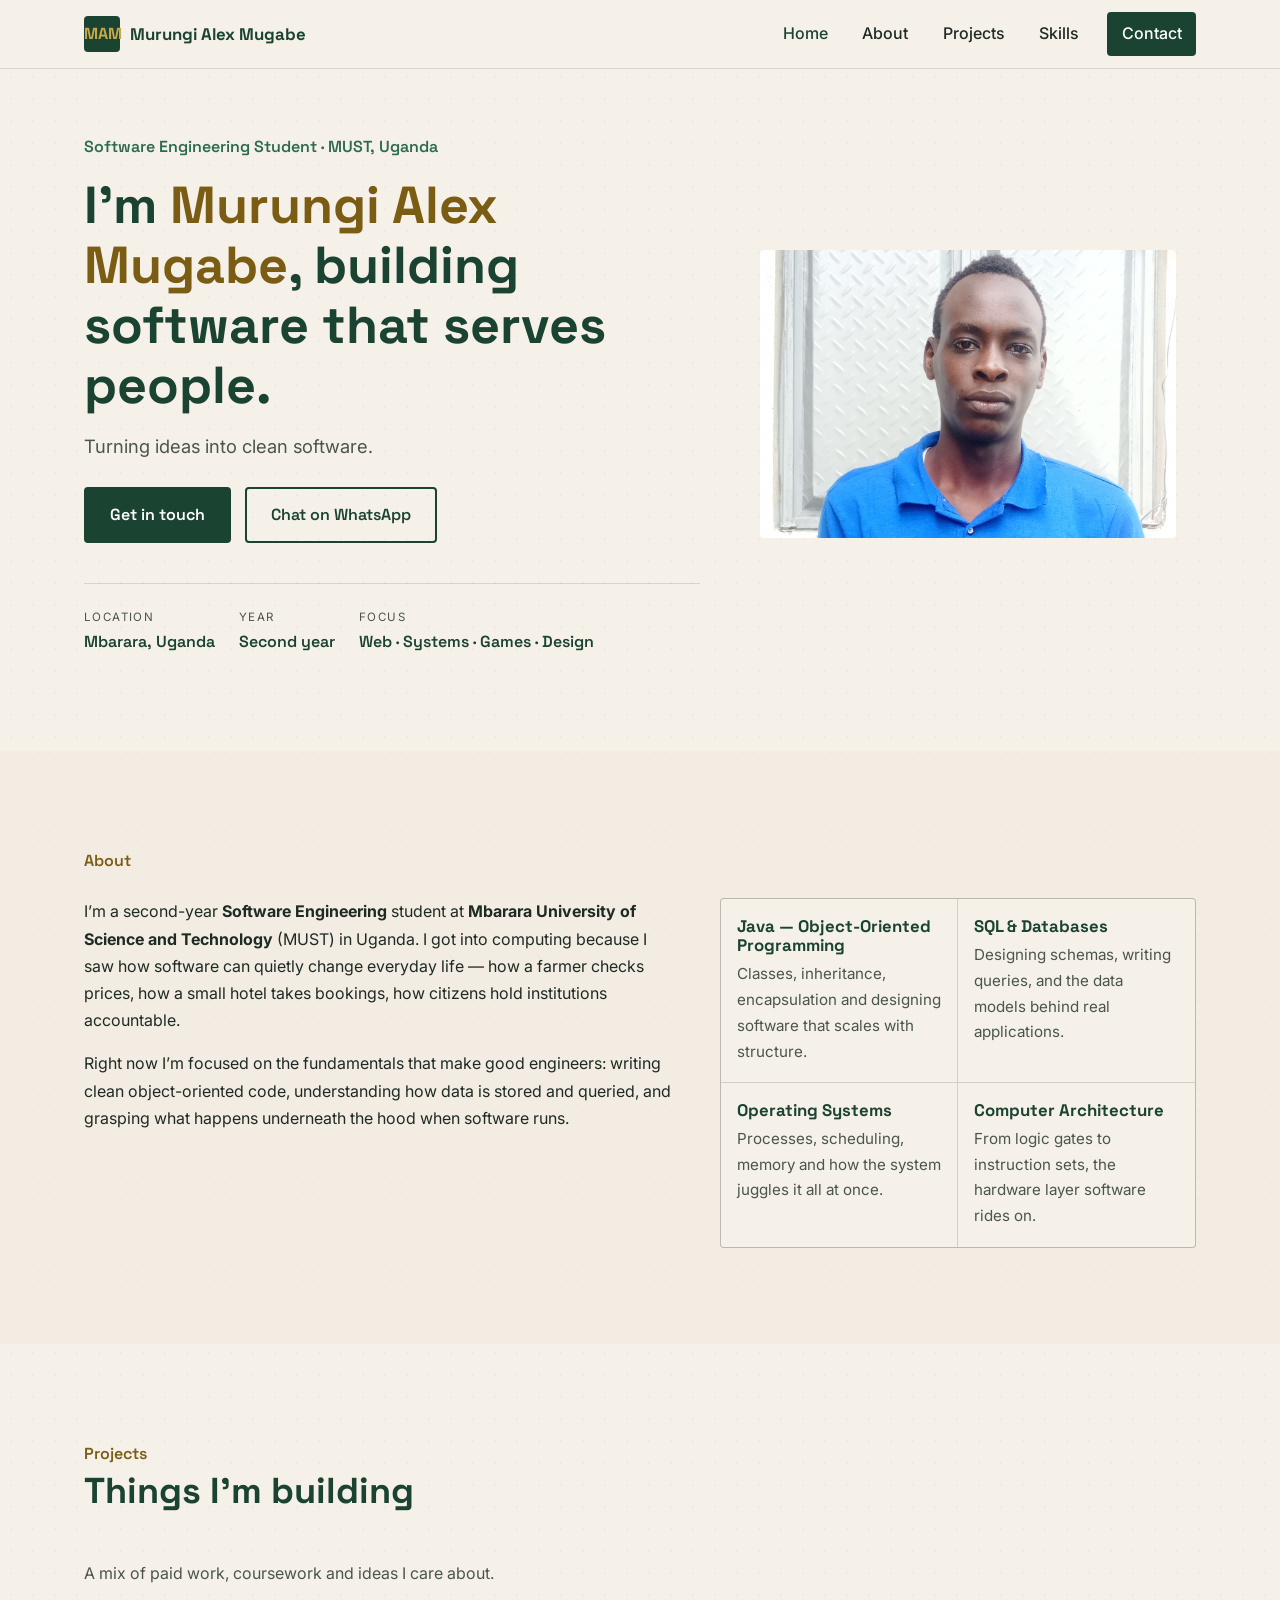
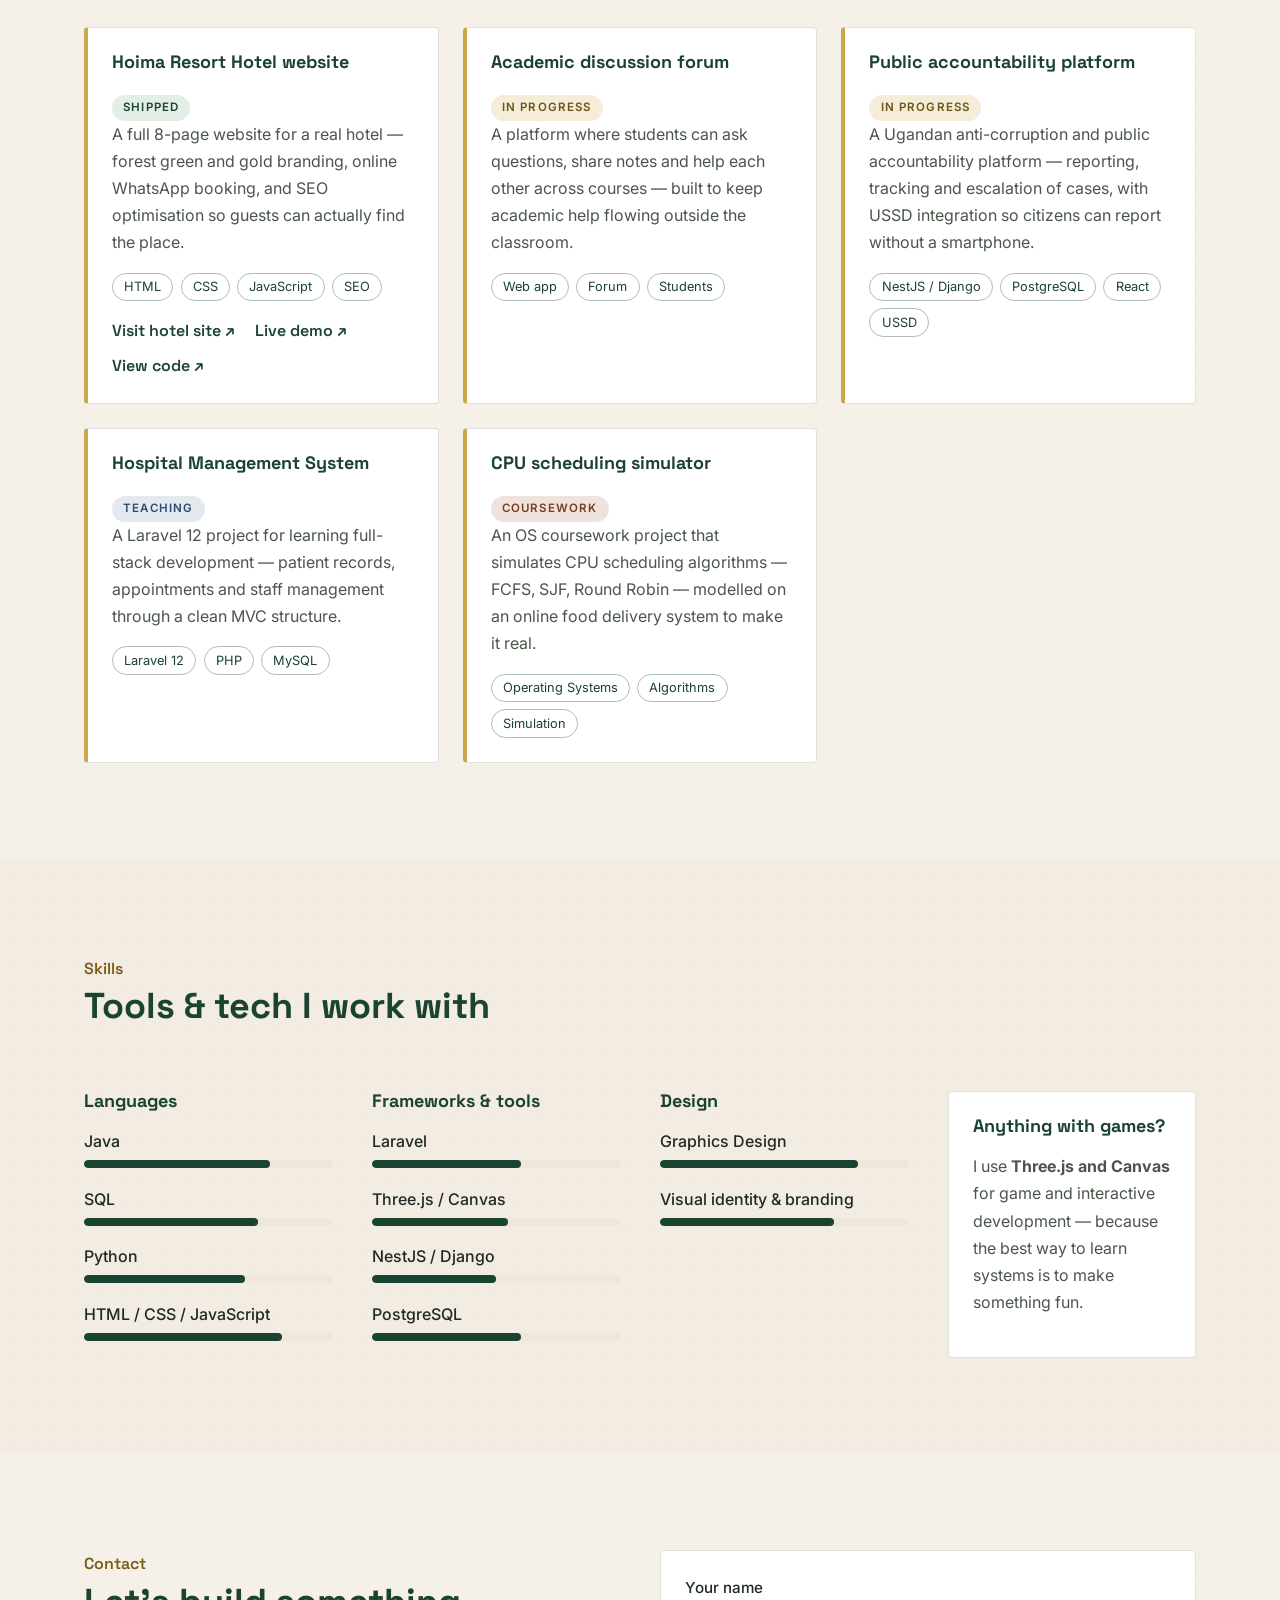
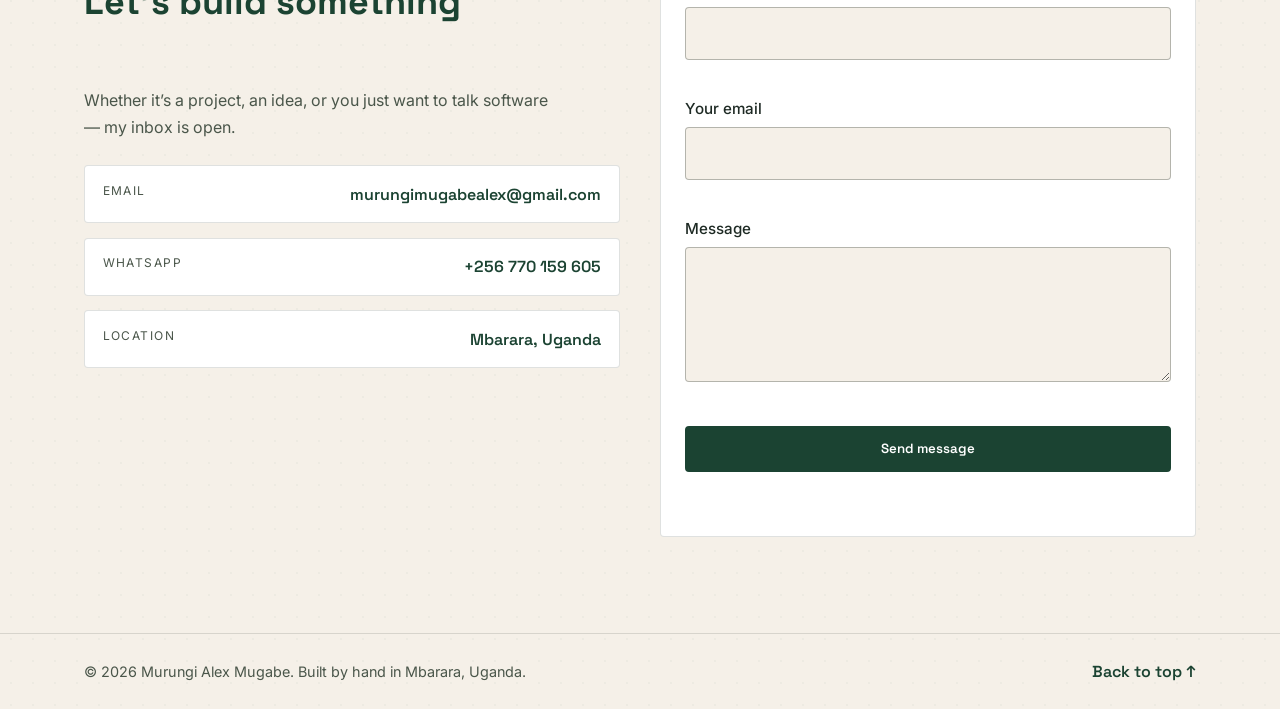
<file: public/index.html>
<!DOCTYPE html>
<html lang="en">
<head>
  <meta charset="UTF-8">
  <meta name="viewport" content="width=device-width, initial-scale=1.0">
  <meta name="description" content="Portfolio of Murungi Alex Mugabe, a second-year Software Engineering student at Mbarara University of Science and Technology (MUST), Uganda. Software engineering, web development and game development projects.">
  <meta name="theme-color" content="#1B4332">
  <meta name="author" content="Murungi Alex Mugabe">
  <title>Murungi Alex Mugabe — Software Engineering Student</title>
  <link rel="icon" type="image/svg+xml" href="assets/favicon.svg">

  <meta property="og:type" content="website">
  <meta property="og:title" content="Murungi Alex Mugabe — Software Engineering Student">
  <meta property="og:description" content="Portfolio of Murungi Alex Mugabe, a Software Engineering student at Mbarara University of Science and Technology, Uganda. Web, systems and game development.">
  <meta property="og:url" content="https://mugabe-alex-portfolio.pages.dev/">
  <meta property="og:locale" content="en_UG">
  <meta property="og:image" content="https://mugabe-alex-portfolio.pages.dev/assets/portrait.jpg">
  <meta property="og:image:alt" content="Murungi Alex Mugabe">
  <meta name="twitter:card" content="summary_large_image">
  <link rel="canonical" href="https://mugabe-alex-portfolio.pages.dev/">

  <script type="application/ld+json">
  {
    "@context": "https://schema.org",
    "@type": "Person",
    "name": "Murungi Alex Mugabe",
    "jobTitle": "Software Engineering Student",
    "email": "mailto:murungimugabealex@gmail.com",
    "image": "https://mugabe-alex-portfolio.pages.dev/assets/portrait.jpg",
    "alumniOf": {
      "@type": "CollegeOrUniversity",
      "name": "Mbarara University of Science and Technology"
    },
    "address": {
      "@type": "PostalAddress",
      "addressLocality": "Mbarara",
      "addressCountry": "UG"
    },
    "knowsAbout": ["Java", "SQL", "Python", "JavaScript", "Laravel", "PostgreSQL", "Three.js", "Graphics Design"]
  }
  </script>
  <link rel="preconnect" href="https://fonts.googleapis.com">
  <link rel="preconnect" href="https://fonts.gstatic.com" crossorigin>
  <link href="https://fonts.googleapis.com/css2?family=Inter:wght@400;500;600;700&family=Space+Grotesk:wght@500;600;700&display=swap" rel="stylesheet">
  <link rel="stylesheet" href="css/styles.css">
</head>
<body>
  <a class="skip-link" href="#main">Skip to content</a>

  <header class="site-header" id="site-header">
    <div class="container header-inner">
      <a href="#home" class="brand" aria-label="Murungi Alex Mugabe — home">
        <span class="brand-mark" aria-hidden="true">MAM</span>
        <span class="brand-name">Murungi Alex Mugabe</span>
      </a>

      <button class="nav-toggle" id="nav-toggle" aria-expanded="false" aria-controls="primary-nav" aria-label="Toggle navigation">
        <span class="nav-toggle-bar"></span>
        <span class="nav-toggle-bar"></span>
        <span class="nav-toggle-bar"></span>
      </button>

      <nav class="primary-nav" id="primary-nav" aria-label="Primary">
        <ul class="nav-list">
          <li><a href="#home" class="nav-link">Home</a></li>
          <li><a href="#about" class="nav-link">About</a></li>
          <li><a href="#projects" class="nav-link">Projects</a></li>
          <li><a href="#skills" class="nav-link">Skills</a></li>
          <li><a href="#contact" class="nav-link nav-cta">Contact</a></li>
        </ul>
      </nav>
    </div>
  </header>

  <main id="main">

    <!-- HERO -->
    <section class="hero" id="home" aria-label="Introduction">
      <div class="container hero-grid">
        <div class="hero-copy">
          <p class="hero-eyebrow">Software Engineering Student · MUST, Uganda</p>
          <h1 class="hero-title">I&rsquo;m <span class="accent">Murungi Alex Mugabe</span>, building software that serves people.</h1>
          <p class="hero-tagline">Turning ideas into clean software.</p>
          <div class="hero-actions">
            <a href="#contact" class="btn btn-primary">Get in touch</a>
            <a href="https://wa.me/256770159605" class="btn btn-secondary" target="_blank" rel="noopener">Chat on WhatsApp</a>
          </div>
          <ul class="hero-meta" aria-label="Quick facts">
            <li><span class="meta-label">Location</span><span class="meta-value">Mbarara, Uganda</span></li>
            <li><span class="meta-label">Year</span><span class="meta-value">Second year</span></li>
            <li><span class="meta-label">Focus</span><span class="meta-value">Web · Systems · Games · Design</span></li>
          </ul>
        </div>

        <div class="hero-portrait" aria-label="Portrait of Murungi Alex Mugabe">
          <div class="portrait-frame">
            <img src="assets/portrait.jpg" alt="Murungi Alex Mugabe, software engineering student" width="677" height="468">
          </div>
        </div>
      </div>
    </section>

    <!-- ABOUT -->
    <section class="section about" id="about" aria-label="About">
      <div class="container">
        <p class="section-kicker">About</p>
        <div class="about-grid">
          <div class="about-text">
            <p>I&rsquo;m a second-year <strong>Software Engineering</strong> student at <strong>Mbarara University of Science and Technology</strong> (MUST) in Uganda. I got into computing because I saw how software can quietly change everyday life &mdash; how a farmer checks prices, how a small hotel takes bookings, how citizens hold institutions accountable.</p>
            <p>Right now I&rsquo;m focused on the fundamentals that make good engineers: writing clean object-oriented code, understanding how data is stored and queried, and grasping what happens underneath the hood when software runs.</p>
          </div>
          <ul class="about-learning" aria-label="What I am currently learning">
            <li class="learning-item">
              <h3>Java — Object-Oriented Programming</h3>
              <p>Classes, inheritance, encapsulation and designing software that scales with structure.</p>
            </li>
            <li class="learning-item">
              <h3>SQL &amp; Databases</h3>
              <p>Designing schemas, writing queries, and the data models behind real applications.</p>
            </li>
            <li class="learning-item">
              <h3>Operating Systems</h3>
              <p>Processes, scheduling, memory and how the system juggles it all at once.</p>
            </li>
            <li class="learning-item">
              <h3>Computer Architecture</h3>
              <p>From logic gates to instruction sets, the hardware layer software rides on.</p>
            </li>
          </ul>
        </div>
      </div>
    </section>

    <!-- PROJECTS -->
    <section class="section projects" id="projects" aria-labelledby="projects-title">
      <div class="container">
        <p class="section-kicker">Projects</p>
        <h2 class="section-title" id="projects-title">Things I&rsquo;m building</h2>
        <p class="section-intro">A mix of paid work, coursework and ideas I care about.</p>

        <div class="project-grid">
          <article class="project-card">
            <div class="project-top">
              <h3 class="project-title">Hoima Resort Hotel website</h3>
              <span class="project-status done">Shipped</span>
            </div>
            <p class="project-desc">A full 8-page website for a real hotel &mdash; forest green and gold branding, online WhatsApp booking, and SEO optimisation so guests can actually find the place.</p>
            <ul class="project-tags" aria-label="Technologies">
              <li>HTML</li><li>CSS</li><li>JavaScript</li><li>SEO</li>
            </ul>
            <div class="project-links">
              <a class="project-link" href="https://hoimaresorthotel.co.ug" target="_blank" rel="noopener">Visit hotel site &#8599;</a>
              <a class="project-link" href="https://hoimaresorthotel.pages.dev" target="_blank" rel="noopener">Live demo &#8599;</a>
              <a class="project-link" href="https://github.com/murungimugabealex-bit/hoimaresorthotel" target="_blank" rel="noopener">View code &#8599;</a>
            </div>
          </article>

          <article class="project-card">
            <div class="project-top">
              <h3 class="project-title">Academic discussion forum</h3>
              <span class="project-status active">In progress</span>
            </div>
            <p class="project-desc">A platform where students can ask questions, share notes and help each other across courses &mdash; built to keep academic help flowing outside the classroom.</p>
            <ul class="project-tags" aria-label="Technologies">
              <li>Web app</li><li>Forum</li><li>Students</li>
            </ul>
          </article>

          <article class="project-card">
            <div class="project-top">
              <h3 class="project-title">Public accountability platform</h3>
              <span class="project-status active">In progress</span>
            </div>
            <p class="project-desc">A Ugandan anti-corruption and public accountability platform &mdash; reporting, tracking and escalation of cases, with USSD integration so citizens can report without a smartphone.</p>
            <ul class="project-tags" aria-label="Technologies">
              <li>NestJS / Django</li><li>PostgreSQL</li><li>React</li><li>USSD</li>
            </ul>
          </article>

          <article class="project-card">
            <div class="project-top">
              <h3 class="project-title">Hospital Management System</h3>
              <span class="project-status teaching">Teaching</span>
            </div>
            <p class="project-desc">A Laravel 12 project for learning full-stack development &mdash; patient records, appointments and staff management through a clean MVC structure.</p>
            <ul class="project-tags" aria-label="Technologies">
              <li>Laravel 12</li><li>PHP</li><li>MySQL</li>
            </ul>
          </article>

          <article class="project-card">
            <div class="project-top">
              <h3 class="project-title">CPU scheduling simulator</h3>
              <span class="project-status coursework">Coursework</span>
            </div>
            <p class="project-desc">An OS coursework project that simulates CPU scheduling algorithms &mdash; FCFS, SJF, Round Robin &mdash; modelled on an online food delivery system to make it real.</p>
            <ul class="project-tags" aria-label="Technologies">
              <li>Operating Systems</li><li>Algorithms</li><li>Simulation</li>
            </ul>
          </article>
        </div>
      </div>
    </section>

    <!-- SKILLS -->
    <section class="section skills" id="skills" aria-labelledby="skills-title">
      <div class="container">
        <p class="section-kicker">Skills</p>
        <h2 class="section-title" id="skills-title">Tools &amp; tech I work with</h2>

        <div class="skills-grid">
          <div class="skill-group">
            <h3>Languages</h3>
            <ul class="skill-list">
              <li><span class="skill-name">Java</span><span class="skill-bar"><span class="skill-fill" style="width:75%"></span></span></li>
              <li><span class="skill-name">SQL</span><span class="skill-bar"><span class="skill-fill" style="width:70%"></span></span></li>
              <li><span class="skill-name">Python</span><span class="skill-bar"><span class="skill-fill" style="width:65%"></span></span></li>
              <li><span class="skill-name">HTML / CSS / JavaScript</span><span class="skill-bar"><span class="skill-fill" style="width:80%"></span></span></li>
            </ul>
          </div>
          <div class="skill-group">
            <h3>Frameworks &amp; tools</h3>
            <ul class="skill-list">
              <li><span class="skill-name">Laravel</span><span class="skill-bar"><span class="skill-fill" style="width:60%"></span></span></li>
              <li><span class="skill-name">Three.js / Canvas</span><span class="skill-bar"><span class="skill-fill" style="width:55%"></span></span></li>
              <li><span class="skill-name">NestJS / Django</span><span class="skill-bar"><span class="skill-fill" style="width:50%"></span></span></li>
              <li><span class="skill-name">PostgreSQL</span><span class="skill-bar"><span class="skill-fill" style="width:60%"></span></span></li>
            </ul>
          </div>
          <div class="skill-group">
            <h3>Design</h3>
            <ul class="skill-list">
              <li><span class="skill-name">Graphics Design</span><span class="skill-bar"><span class="skill-fill" style="width:80%"></span></span></li>
              <li><span class="skill-name">Visual identity &amp; branding</span><span class="skill-bar"><span class="skill-fill" style="width:70%"></span></span></li>
            </ul>
          </div>
          <div class="skill-note">
            <h3>Anything with games?</h3>
            <p>I use <strong>Three.js and Canvas</strong> for game and interactive development &mdash; because the best way to learn systems is to make something fun.</p>
          </div>
        </div>
      </div>
    </section>

    <!-- CONTACT -->
    <section class="section contact" id="contact" aria-labelledby="contact-title">
      <div class="container contact-wrap">
        <div class="contact-copy">
          <p class="section-kicker">Contact</p>
          <h2 class="section-title" id="contact-title">Let&rsquo;s build something</h2>
          <p>Whether it&rsquo;s a project, an idea, or you just want to talk software &mdash; my inbox is open.</p>

          <div class="contact-channels">
            <a class="channel" href="mailto:murungimugabealex@gmail.com">
              <span class="channel-label">Email</span>
              <span class="channel-value">murungimugabealex@gmail.com</span>
            </a>
            <a class="channel" href="https://wa.me/256770159605" target="_blank" rel="noopener">
              <span class="channel-label">WhatsApp</span>
              <span class="channel-value">+256 770 159 605</span>
            </a>
            <div class="channel">
              <span class="channel-label">Location</span>
              <span class="channel-value">Mbarara, Uganda</span>
            </div>
          </div>
        </div>

        <form class="contact-form" id="contact-form" action="/api/contact" method="post" novalidate>
          <div class="form-group">
            <label for="name">Your name</label>
            <input type="text" id="name" name="name" autocomplete="name" required>
            <p class="field-error" id="name-error"></p>
          </div>
          <div class="form-group">
            <label for="email">Your email</label>
            <input type="email" id="email" name="email" autocomplete="email" required>
            <p class="field-error" id="email-error"></p>
          </div>
          <div class="form-group">
            <label for="message">Message</label>
            <textarea id="message" name="message" rows="4" required></textarea>
            <p class="field-error" id="message-error"></p>
          </div>
          <div class="hp-field" aria-hidden="true">
            <label for="company">Company</label>
            <input type="text" id="company" name="company" tabindex="-1" autocomplete="off">
          </div>
          <button type="submit" class="btn btn-primary btn-block" id="form-submit">Send message</button>
          <p class="form-status" id="form-status" role="status" aria-live="polite"></p>
          <noscript>
            <p class="form-status">JavaScript is off, so the form won&rsquo;t submit. Email me at
              <a href="mailto:murungimugabealex@gmail.com">murungimugabealex@gmail.com</a> instead.</p>
          </noscript>
        </form>
      </div>
    </section>
  </main>

  <footer class="site-footer">
    <div class="container footer-inner">
      <p>&copy; <span id="year"></span> Murungi Alex Mugabe. Built by hand in Mbarara, Uganda.</p>
      <a href="#home" class="back-top">Back to top &#8593;</a>
    </div>
  </footer>

  <script src="js/app.js"></script>
</body>
</html>
</file>
<file: public/css/styles.css>
/* ============================================================
   Murungi Alex Mugabe — Portfolio
   Aesthetic: earthy, grounded, Ugandan.
   Warm off-white base, deep forest green, Kampala gold.
   No gradients, no drop shadows — type, space and rules do the work.
   ============================================================ */

/* ---------- Tokens ---------- */
:root {
  --paper:      #F5F0E8;
  --paper-2:    #EDE6D9;
  --ink:        #1E2A24;
  --ink-2:      #4A564A;
  --forest:     #1B4332;
  --forest-soft:#2D6A4F;
  --gold:       #C9A84C;
  --gold-deep:  #7A5C13;
  --white:      #FFFFFF;
  --rule:       rgba(30, 42, 36, 0.14);

  --font-display: "Space Grotesk", "Arial Black", sans-serif;
  --font-body:    "Inter", "Segoe UI", system-ui, sans-serif;

  --space-1: 0.5rem;
  --space-2: 1rem;
  --space-3: 1.5rem;
  --space-4: 2.5rem;
  --space-5: 4rem;
  --space-6: 6rem;
  --radius: 4px;

  --header-h: 4.25rem;
  --maxw: 72rem;
}

/* ---------- Reset & base ---------- */
*, *::before, *::after { box-sizing: border-box; margin: 0; padding: 0; }

html {
  scroll-behavior: smooth;
  -webkit-text-size-adjust: 100%;
}

body {
  font-family: var(--font-body);
  font-size: 1rem;
  line-height: 1.7;
  color: var(--ink);
  background: var(--paper);
  /* subtle paper grain via CSS gradient, no external asset */
  background-image: radial-gradient(rgba(27, 67, 50, 0.035) 1px, transparent 1px);
  background-size: 22px 22px;
}

img { max-width: 100%; display: block; }
a { color: var(--forest); text-decoration-thickness: 1px; text-underline-offset: 3px; }
a:hover { color: var(--forest-soft); }
ul { list-style: none; }
h1, h2, h3 { font-family: var(--font-display); line-height: 1.15; color: var(--forest); }
h1 { font-size: clamp(2.1rem, 5vw, 3.25rem); }
h2 { font-size: clamp(1.6rem, 3.5vw, 2.25rem); margin-bottom: var(--space-4); }
h3 { font-size: 1.125rem; margin-bottom: var(--space-1); }

.container { width: 100%; max-width: var(--maxw); margin-inline: auto; padding-inline: 1.25rem; }

/* ---------- Accessibility helpers ---------- */
.skip-link {
  position: absolute;
  left: 0.75rem;
  top: -3rem;
  z-index: 100;
  background: var(--forest);
  color: var(--white);
  padding: 0.6rem 1rem;
  border-radius: var(--radius);
  transition: top 0.2s ease;
}
.skip-link:focus { top: 0.75rem; }

:focus-visible {
  outline: 3px solid var(--gold);
  outline-offset: 3px;
  border-radius: 2px;
}

/* ---------- Header / nav ---------- */
.site-header {
  position: sticky;
  top: 0;
  z-index: 50;
  background: var(--paper);
  border-bottom: 1px solid var(--rule);
}
.header-inner {
  display: flex;
  align-items: center;
  justify-content: space-between;
  height: var(--header-h);
}

.brand { display: flex; align-items: center; gap: 0.6rem; text-decoration: none; color: var(--forest); }
.brand-mark {
  display: grid;
  place-items: center;
  width: 2.25rem;
  height: 2.25rem;
  background: var(--forest);
  color: var(--gold);
  font-family: var(--font-display);
  font-weight: 700;
  border-radius: var(--radius);
}
.brand-name { font-family: var(--font-display); font-weight: 700; font-size: 1.05rem; }

.nav-toggle {
  display: none;
  flex-direction: column;
  justify-content: center;
  gap: 5px;
  width: 2.75rem;
  height: 2.75rem;
  padding: 0.5rem;
  background: transparent;
  border: 1px solid var(--rule);
  border-radius: var(--radius);
  cursor: pointer;
}
.nav-toggle-bar { display: block; height: 2px; width: 100%; background: var(--ink); transition: transform 0.25s ease, opacity 0.2s ease; }
.nav-toggle[aria-expanded="true"] .nav-toggle-bar:nth-child(1) { transform: translateY(7px) rotate(45deg); }
.nav-toggle[aria-expanded="true"] .nav-toggle-bar:nth-child(2) { opacity: 0; }
.nav-toggle[aria-expanded="true"] .nav-toggle-bar:nth-child(3) { transform: translateY(-7px) rotate(-45deg); }

.primary-nav { }
.nav-list { display: flex; align-items: center; gap: 0.35rem; }
.nav-link {
  display: block;
  padding: 0.5rem 0.9rem;
  border-radius: var(--radius);
  text-decoration: none;
  font-weight: 500;
  color: var(--ink);
  transition: background-color 0.15s ease, color 0.15s ease;
}
.nav-link:hover { background: var(--paper-2); color: var(--forest); }
.nav-link[aria-current="page"] { color: var(--forest); }
.nav-cta {
  background: var(--forest);
  color: var(--white);
  margin-left: 0.5rem;
}
.nav-cta:hover { background: var(--forest-soft); color: var(--white); }

/* ---------- Buttons ---------- */
.btn {
  display: inline-block;
  padding: 0.8rem 1.5rem;
  border: 2px solid var(--forest);
  border-radius: var(--radius);
  font-family: var(--font-display);
  font-weight: 600;
  text-decoration: none;
  text-align: center;
  cursor: pointer;
  transition: background-color 0.15s ease, color 0.15s ease, transform 0.1s ease;
}
.btn:hover { transform: translateY(-2px); }
.btn:active { transform: translateY(0); }

.btn-primary { background: var(--forest); color: var(--white); }
.btn-primary:hover { background: var(--forest-soft); color: var(--white); }

.btn-secondary { background: transparent; color: var(--forest); }
.btn-secondary:hover { background: var(--paper-2); }

.btn-block { width: 100%; }
.btn:disabled { opacity: 0.65; cursor: wait; transform: none; }

/* ---------- Hero ---------- */
.hero { padding: var(--space-5) 0 var(--space-6); }
.hero-grid {
  display: grid;
  grid-template-columns: 1fr;
  gap: var(--space-5);
}
.hero-eyebrow {
  font-family: var(--font-display);
  font-weight: 600;
  color: var(--forest-soft);
  margin-bottom: var(--space-2);
}
.hero-title { margin-bottom: var(--space-2); }
.accent { color: var(--gold-deep); }
.hero-tagline {
  font-size: 1.15rem;
  color: var(--ink-2);
  max-width: 46ch;
  margin-bottom: var(--space-3);
}

.hero-actions { display: flex; flex-wrap: wrap; gap: 0.9rem; margin-bottom: var(--space-4); }

.hero-meta {
  display: flex;
  flex-wrap: wrap;
  gap: var(--space-3);
  border-top: 1px solid var(--rule);
  padding-top: var(--space-3);
}
.hero-meta li { display: flex; flex-direction: column; }
.meta-label { font-size: 0.72rem; text-transform: uppercase; letter-spacing: 0.12em; color: var(--ink-2); }
.meta-value { font-family: var(--font-display); font-weight: 600; color: var(--forest); }

.hero-portrait { }
.portrait-frame {
  position: relative;
  aspect-ratio: 677 / 468;
  max-width: 26rem;
  margin-inline: auto;
  background: var(--forest);
  border-radius: var(--radius);
  overflow: hidden;
}
.portrait-frame img { width: 100%; height: 100%; object-fit: cover; }
.portrait-placeholder {
  display: none;
  align-items: center;
  justify-content: center;
  width: 100%;
  height: 100%;
  color: var(--gold);
  font-family: var(--font-display);
  font-size: 5rem;
  font-weight: 700;
}

/* ---------- Sections ---------- */
.section { padding: var(--space-5) 0; }
.section:nth-of-type(even) { background: rgba(237, 230, 217, 0.45); }

.section-kicker {
  font-family: var(--font-display);
  font-weight: 600;
  color: var(--gold-deep);
  margin-bottom: 0.25rem;
}
.section-intro { color: var(--ink-2); margin: calc(var(--space-2) * -1) 0 var(--space-4); }
.section h2 { margin-bottom: var(--space-4); }
.section h2:not(:first-child) { margin-top: 0; }

/* ---------- About ---------- */
.about-grid {
  display: grid;
  grid-template-columns: 1fr;
  gap: var(--space-4);
  margin-top: var(--space-3);
}
.about-text p { margin-bottom: var(--space-2); max-width: 60ch; }
.about-learning {
  display: grid;
  grid-template-columns: 1fr;
  gap: 1px;
  background: var(--rule);
  border: 1px solid var(--rule);
  border-radius: var(--radius);
  overflow: hidden;
}
.learning-item { background: var(--paper); padding: 1.1rem var(--space-2); }
.learning-item h3 { margin-bottom: 0.35rem; font-size: 1.05rem; }
.learning-item p { color: var(--ink-2); font-size: 0.95rem; }

/* ---------- Projects ---------- */
.project-grid {
  display: grid;
  grid-template-columns: 1fr;
  gap: var(--space-3);
}
.project-card {
  border: 1px solid var(--rule);
  border-left: 4px solid var(--gold);
  border-radius: var(--radius);
  padding: var(--space-3);
  background: var(--white);
  transition: border-color 0.15s ease, transform 0.15s ease;
}
.project-card:hover { border-left-color: var(--forest); transform: translateY(-2px); }
.project-top { display: flex; align-items: flex-start; justify-content: space-between; gap: var(--space-2); flex-wrap: wrap; }
.project-title { margin-bottom: 0.35rem; }
.project-status {
  font-size: 0.72rem;
  font-weight: 600;
  text-transform: uppercase;
  letter-spacing: 0.1em;
  border-radius: 999px;
  padding: 0.2rem 0.7rem;
  white-space: nowrap;
}
.project-status.done { background: #E3EFE6; color: #1B4332; }
.project-status.active { background: #F5EDD9; color: #6B5513; }
.project-status.teaching { background: #E3E9EF; color: #2c4a6b; }
.project-status.coursework { background: #EFE3DE; color: #7a3d1e; }
.project-desc { color: var(--ink-2); margin-bottom: var(--space-2); }
.project-tags { display: flex; flex-wrap: wrap; gap: 0.45rem; }
.project-tags li {
  font-size: 0.8rem;
  color: var(--forest);
  border: 1px solid rgba(27, 67, 50, 0.35);
  border-radius: 999px;
  padding: 0.15rem 0.7rem;
}
.project-links { display: flex; flex-wrap: wrap; gap: 0.5rem 1.25rem; margin-top: var(--space-2); }
.project-link {
  display: inline-block;
  font-family: var(--font-display);
  font-weight: 600;
  text-decoration: none;
}
.project-link:hover { text-decoration: underline; }

/* ---------- Skills ---------- */
.skills-grid { display: grid; grid-template-columns: 1fr; gap: var(--space-4); }
.skill-group h3, .skill-note h3 { margin-bottom: var(--space-2); }
.skill-list li { margin-bottom: 1.1rem; }
.skill-name { display: block; font-weight: 500; margin-bottom: 0.3rem; color: var(--ink); }
.skill-bar {
  display: block;
  height: 8px;
  background: var(--paper-2);
  border-radius: 999px;
  overflow: hidden;
}
.skill-fill {
  display: block;
  height: 100%;
  background: var(--forest);
  border-radius: 999px;
  transition: width 0.4s ease;
}
.skill-note {
  border: 1px solid var(--rule);
  border-radius: var(--radius);
  padding: var(--space-3);
  background: var(--white);
}
.skill-note p { color: var(--ink-2); }

/* ---------- Contact ---------- */
.contact-wrap { display: grid; grid-template-columns: 1fr; gap: var(--space-4); }
.contact-copy p:not(.section-kicker) { color: var(--ink-2); max-width: 48ch; margin-bottom: var(--space-3); }

.contact-channels { display: grid; gap: 0.9rem; }
.channel {
  display: flex;
  justify-content: space-between;
  gap: var(--space-2);
  border: 1px solid var(--rule);
  border-radius: var(--radius);
  padding: 0.9rem 1.1rem;
  text-decoration: none;
  background: var(--white);
  transition: border-color 0.15s ease, color 0.15s ease;
}
a.channel:hover { border-color: var(--forest); }
.channel-label { font-size: 0.75rem; text-transform: uppercase; letter-spacing: 0.12em; color: var(--ink-2); }
.channel-value { font-family: var(--font-display); font-weight: 600; color: var(--forest); word-break: break-all; }

.contact-form {
  border: 1px solid var(--rule);
  border-radius: var(--radius);
  background: var(--white);
  padding: var(--space-3);
}
.form-group { margin-bottom: var(--space-2); }
.form-group label { display: block; font-weight: 500; margin-bottom: 0.35rem; font-size: 0.95rem; }
.form-group input,
.form-group textarea {
  width: 100%;
  padding: 0.75rem 0.9rem;
  border: 1px solid rgba(30, 42, 36, 0.3);
  border-radius: var(--radius);
  font: inherit;
  color: var(--ink);
  background: var(--paper);
  transition: border-color 0.15s ease, box-shadow 0.15s ease;
}
.form-group input:focus,
.form-group textarea:focus {
  outline: none;
  border-color: var(--forest);
  box-shadow: 0 0 0 3px rgba(45, 106, 79, 0.18);
  background: var(--white);
}
.field-error { color: #A3301E; font-size: 0.85rem; min-height: 1.2em; margin-top: 0.2rem; }
.hp-field { position: absolute; left: -9999px; width: 1px; height: 1px; overflow: hidden; }
.form-status { text-align: center; margin-top: var(--space-2); font-weight: 500; min-height: 1.5em; }
.form-status.success { color: var(--forest-soft); }
.form-status.error { color: #A3301E; }

/* ---------- Footer ---------- */
.site-footer { border-top: 1px solid var(--rule); padding: var(--space-3) 0; }
.footer-inner {
  display: flex;
  flex-wrap: wrap;
  justify-content: space-between;
  align-items: center;
  gap: var(--space-2);
}
.site-footer p { color: var(--ink-2); font-size: 0.9rem; }
.back-top { font-family: var(--font-display); font-weight: 600; text-decoration: none; }

/* ---------- Media queries: tablet ---------- */
@media (min-width: 640px) {
  .hero-grid { gap: var(--space-4); }
  .about-learning { grid-template-columns: 1fr 1fr; }
  .project-grid { grid-template-columns: 1fr 1fr; }
  .about-grid { grid-template-columns: 5fr 4fr; }
  .hero-grid { grid-template-columns: 1.15fr 0.85fr; align-items: center; }
  .skills-grid { grid-template-columns: 1fr 1fr; }
  .skill-note { grid-column: 1 / -1; }
  .contact-wrap { grid-template-columns: 1fr 1fr; align-items: start; }
  .section { padding: var(--space-6) 0; }
  .section:not(.hero) h2 { margin-bottom: var(--space-5); }
}

/* ---------- Media queries: desktop ---------- */
@media (min-width: 900px) {
  .project-grid { grid-template-columns: repeat(3, 1fr); }
  .project-card:nth-child(4),
  .project-card:nth-child(5) { grid-column: span 1; }
  .skills-grid { grid-template-columns: 1fr 1fr 1fr 1fr; column-gap: var(--space-4); }
  .skill-note { grid-column: auto; }
}

/* ---------- Mobile nav: under 640px ---------- */
@media (max-width: 639px) {
  .site-header { padding: 0; }
  .nav-toggle { display: flex; }
  .primary-nav {
    position: absolute;
    top: var(--header-h);
    left: 0;
    right: 0;
    background: var(--paper);
    border-bottom: 1px solid var(--rule);
    padding: 0.5rem 1.25rem 1.25rem;
    display: none;
  }
  .primary-nav.open { display: block; }
  .nav-list { flex-direction: column; align-items: stretch; gap: 0.25rem; margin: 0; }
  .nav-link { padding: 0.85rem 1rem; border-bottom: 1px solid rgba(30, 42, 36, 0.08); }
  .nav-link:last-child { border-bottom: none; }
  .nav-link:hover { background: var(--paper-2); }
  .nav-cta { margin-left: 0; text-align: center; background: var(--forest); color: var(--white); }
  .hero { padding-bottom: var(--space-4); }
}

/* ---------- Reduced motion ---------- */
@media (prefers-reduced-motion: reduce) {
  html { scroll-behavior: auto; }
  *, *::before, *::after {
    animation-duration: 0.01ms !important;
    animation-iteration-count: 1 !important;
    transition-duration: 0.01ms !important;
  }
  .btn:hover, .project-card:hover { transform: none; }
}
</file>
